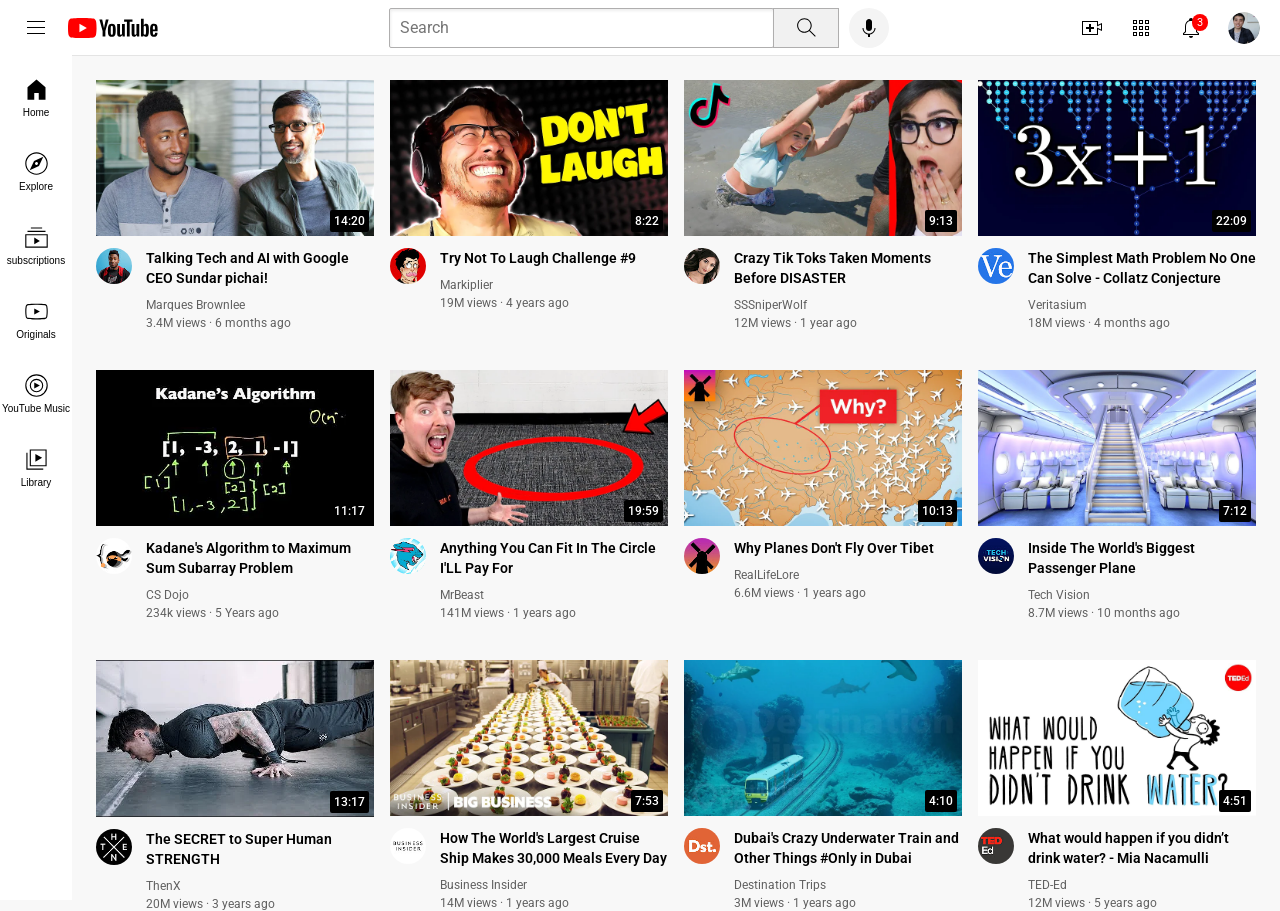
<file: index.html>
<!DOCTYPE html>
<html>
  <head>

    <link rel="preconnect" href="https://fonts.googleapis.com">
    <link rel="preconnect" href="https://fonts.gstatic.com" crossorigin>
    <link href="https://fonts.googleapis.com/css2?family=Roboto:ital,wght@0,100..900;1,100..900&display=swap" rel="stylesheet">

    <title>YouTube.com</title>
    <link rel="stylesheet" href="styles/general.css">
    <link rel="stylesheet" href="styles/header.css">
    <link rel="stylesheet" href="styles/video.css">
    <link rel="stylesheet" href="styles/sidebar.css">
  </head>
  <body>
    <div class="header">
      <div class="left-section">
        <img class="hamburger-menu" src="icons/hamburger-menu.svg">
        <img class="youtube-logo" src="icons/youtube-logo.svg">
      </div>
      <div class="middle-section">
        <input class="search-bar" type="text" placeholder="Search">
        <button class="search-button">
          <img src="icons/search.svg" class="search-icon">
          <div class="tooltip">Search</div>
        </button>
        <button class="voice-search-button">
          <img src="icons/voice-search-icon.svg" class="voice-search-icon">
          <div class="tooltip">Search with your voice</div>
        </button>
      </div>
      <div class="right-section">
        <div class="upload-icon-container">
          <img class="upload-icon" src="icons/upload.svg">
          <div class="tooltip">Create</div>
        </div>

        <div class="youtube-apps-icon-container">
          <img class="youtube-apps-icon" src="icons/youtube-apps.svg">
          <div class="tooltip">YouTube Apps</div>
        </div>
        
        <div class="notifications-icon-container">
          <img class="notifications-icon" src="icons/notifications.svg">
          <div class="tooltip">Notifications</div>
          <div class="notifications-count">3</div>
        </div>
        <img class="current-user-picture" src="icons/my-channel.jpeg">
      </div>
    </div>
    <div class="sidebar">
      <div class="sidebar-link">
        <img src="icons/home.svg">
        <div>Home</div>
      </div>
      <div class="sidebar-link">
        <img src="icons/explore.svg">
        <div>Explore</div>
      </div>
      <div class="sidebar-link">
        <img src="icons/subscriptions.svg">
        <div>subscriptions</div>
      </div>
      <div class="sidebar-link">
        <img src="icons/originals.svg">
        <div>Originals</div>
      </div>
      <div class="sidebar-link">
        <img src="icons/youtube-music.svg">
        <div>YouTube Music</div>
      </div>
      <div class="sidebar-link">
        <img src="icons/library.svg">
        <div>Library</div>
      </div>
    </div>

    <div class="video-grid">
      <div class="video-preview">
        <div class="thumbnail-row">
          <img class="thumbnail" src="thumbnails/thumbnail-1.webp">
          <div class="video-time">
            14:20
          </div>
        </div>

        <div class="video-info-grid">
          <div class="channel-pictures">
            <img class="profile-picture" src="channel-pictures/channel-1.jpeg">
          </div>

          <div class="video-info">
            <p class="video-title">
            Talking Tech and AI with Google CEO Sundar pichai!
            </p>
            <p class="video-author">
            Marques Brownlee
            </p>
            <p class="video-stats">
            3.4M views &#183; 6 months ago
            </p>
          </div>
      </div>
    </div>

    <div class="video-preview">
      <div class="thumbnail-row">
        <img class="thumbnail" src="thumbnails/thumbnail-2.webp">
        <div class="video-time">
          8:22
        </div>
      </div>

      <div class="video-info-grid">
        <div class="channel-pictures">
          <img class="profile-picture" src="channel-pictures/channel-2.jpeg">
        </div>

        <div class="video-info">
          <p class="video-title">
          Try Not To Laugh Challenge #9
          </p>
          <p class="video-author">
          Markiplier
          </p>
          <p class="video-stats">
          19M views &#183; 4 years ago
          </p>
        </div>
      </div>
    </div>

    <div class="video-preview">
      <div class="thumbnail-row">
        <img class="thumbnail" src="thumbnails/thumbnail-3.webp">
        <div class="video-time">
          9:13
        </div>
      </div>

      <div class="video-info-grid">
        <div class="channel-pictures">
          <img class="profile-picture" src="channel-pictures/channel-3.jpeg">
        </div>

        <div class="video-info">
          <p class="video-title">
          Crazy Tik Toks Taken Moments Before DISASTER
          </p>
          <p class="video-author">
          SSSniperWolf
          </p>
          <p class="video-stats">
          12M views &#183; 1 year ago
          </p>
        </div>
      </div>
    </div>

    <div class="video-preview">
      <div class="thumbnail-row">
        <img class="thumbnail" src="thumbnails/thumbnail-4.webp">
        <div class="video-time">
          22:09
        </div>
      </div>

      <div class="video-info-grid">
        <div class="channel-pictures">
          <img class="profile-picture" src="channel-pictures/channel-4.jpeg">
        </div>

        <div class="video-info">
          <p class="video-title">
          The Simplest Math Problem No One Can Solve - Collatz Conjecture
          </p>
          <p class="video-author">
          Veritasium
          </p>
          <p class="video-stats">
          18M views &#183; 4 months ago
          </p>
        </div>
      </div>
    </div>

    <div class="video-preview">
      <div class="thumbnail-row">
        <img class="thumbnail" src="thumbnails/thumbnail-5.webp">
        <div class="video-time">
          11:17
        </div>
      </div>

      <div class="video-info-grid">
        <div class="channel-pictures">
          <img class="profile-picture" src="channel-pictures/channel-5.jpeg">
        </div>

        <div class="video-info">
          <p class="video-title">
          Kadane's Algorithm to Maximum Sum Subarray Problem
          </p>
          <p class="video-author">
            CS Dojo
          </p>
          <p class="video-stats">
          234k views &#183; 5 Years ago
          </p>
        </div>
      </div>
    </div>

    <div class="video-preview">
      <div class="thumbnail-row">
        <img class="thumbnail" src="thumbnails/thumbnail-6.webp">
        <div class="video-time">
          19:59
        </div>
      </div>

      <div class="video-info-grid">
        <div class="channel-pictures">
          <img class="profile-picture" src="channel-pictures/channel-6.jpeg">
        </div>

        <div class="video-info">
          <p class="video-title">
          Anything You Can Fit In The Circle I'LL Pay For
          </p>
          <p class="video-author">
          MrBeast
          </p>
          <p class="video-stats">
          141M views &#183; 1 years ago
          </p>
        </div>
      </div>
    </div>

    <div class="video-preview">
      <div class="thumbnail-row">
        <img class="thumbnail" src="thumbnails/thumbnail-7.webp">
        <div class="video-time">
          10:13
        </div>
      </div>

      <div class="video-info-grid">
        <div class="channel-pictures">
          <img class="profile-picture" src="channel-pictures/channel-7.jpeg">
        </div>

        <div class="video-info">
          <p class="video-title">
          Why Planes Don't Fly Over Tibet
          </p>
          <p class="video-author">
          RealLifeLore
          </p>
          <p class="video-stats">
          6.6M views &#183; 1 years ago
          </p>
        </div>
      </div>
    </div>

    <div class="video-preview">
      <div class="thumbnail-row">
        <img class="thumbnail" src="thumbnails/thumbnail-8.webp">
        <div class="video-time">
          7:12
        </div>
      </div>

      <div class="video-info-grid">
        <div class="channel-pictures">
          <img class="profile-picture" src="channel-pictures/channel-8.jpeg">
        </div>

        <div class="video-info">
          <p class="video-title">
          Inside The World's Biggest Passenger Plane
          </p>
          <p class="video-author">
          Tech Vision
          </p>
          <p class="video-stats">
          8.7M views &#183; 10 months ago
          </p>
        </div>
      </div>
    </div>

    <div class="video-preview">
      <div class="thumbnail-row">
        <img class="thumbnail" src="thumbnails/thumbnail-9.webp">
        <div class="video-time">
          13:17
        </div>
      </div>

      <div class="video-info-grid">
        <div class="channel-pictures">
          <img class="profile-picture" src="channel-pictures/channel-9.jpeg">
        </div>

        <div class="video-info">
          <p class="video-title">
          The SECRET to Super Human STRENGTH
          </p>
          <p class="video-author">
          ThenX
          </p>
          <p class="video-stats">
          20M views &#183; 3 years ago
          </p>
        </div>
      </div>
    </div>

    <div class="video-preview">
      <div class="thumbnail-row">
        <img class="thumbnail" src="thumbnails/thumbnail-10.webp">
        <div class="video-time">
          7:53
        </div>
      </div>

      <div class="video-info-grid">
        <div class="channel-pictures">
          <img class="profile-picture" src="channel-pictures/channel-10.jpeg">
        </div>

        <div class="video-info">
          <p class="video-title">
          How The World's Largest Cruise Ship Makes 30,000 Meals Every Day
          </p>
          <p class="video-author">
          Business Insider
          </p>
          <p class="video-stats">
          14M views &#183; 1 years ago
          </p>
        </div>
      </div>
    </div>

    <div class="video-preview">
      <div class="thumbnail-row">
        <img class="thumbnail" src="thumbnails/thumbnail-11.webp">
        <div class="video-time">
          4:10
        </div>
      </div>

      <div class="video-info-grid">
        <div class="channel-pictures">
          <img class="profile-picture" src="channel-pictures/channel-11.jpeg">
        </div>

        <div class="video-info">
          <p class="video-title">
          Dubai's Crazy Underwater Train and Other Things #Only in Dubai
          </p>
          <p class="video-author">
          Destination Trips
          </p>
          <p class="video-stats">
          3M views &#183; 1 years ago
          </p>
        </div>
      </div>
    </div>

    <div class="video-preview">
      <div class="thumbnail-row">
        <img class="thumbnail" src="thumbnails/thumbnail-12.webp">
        <div class="video-time">
          4:51
        </div>
      </div>

      <div class="video-info-grid">
        <div class="channel-pictures">
          <img class="profile-picture" src="channel-pictures/channel-12.jpeg">
        </div>

        <div class="video-info">
          <p class="video-title">
          What would happen if you didn’t drink water? - Mia Nacamulli
          </p>
          <p class="video-author">
          TED-Ed
          </p>
          <p class="video-stats">
          12M views &#183; 5 years ago
          </p>
        </div>
      </div>
    </div>
  </div>
    
  </body>
</html>
</file>
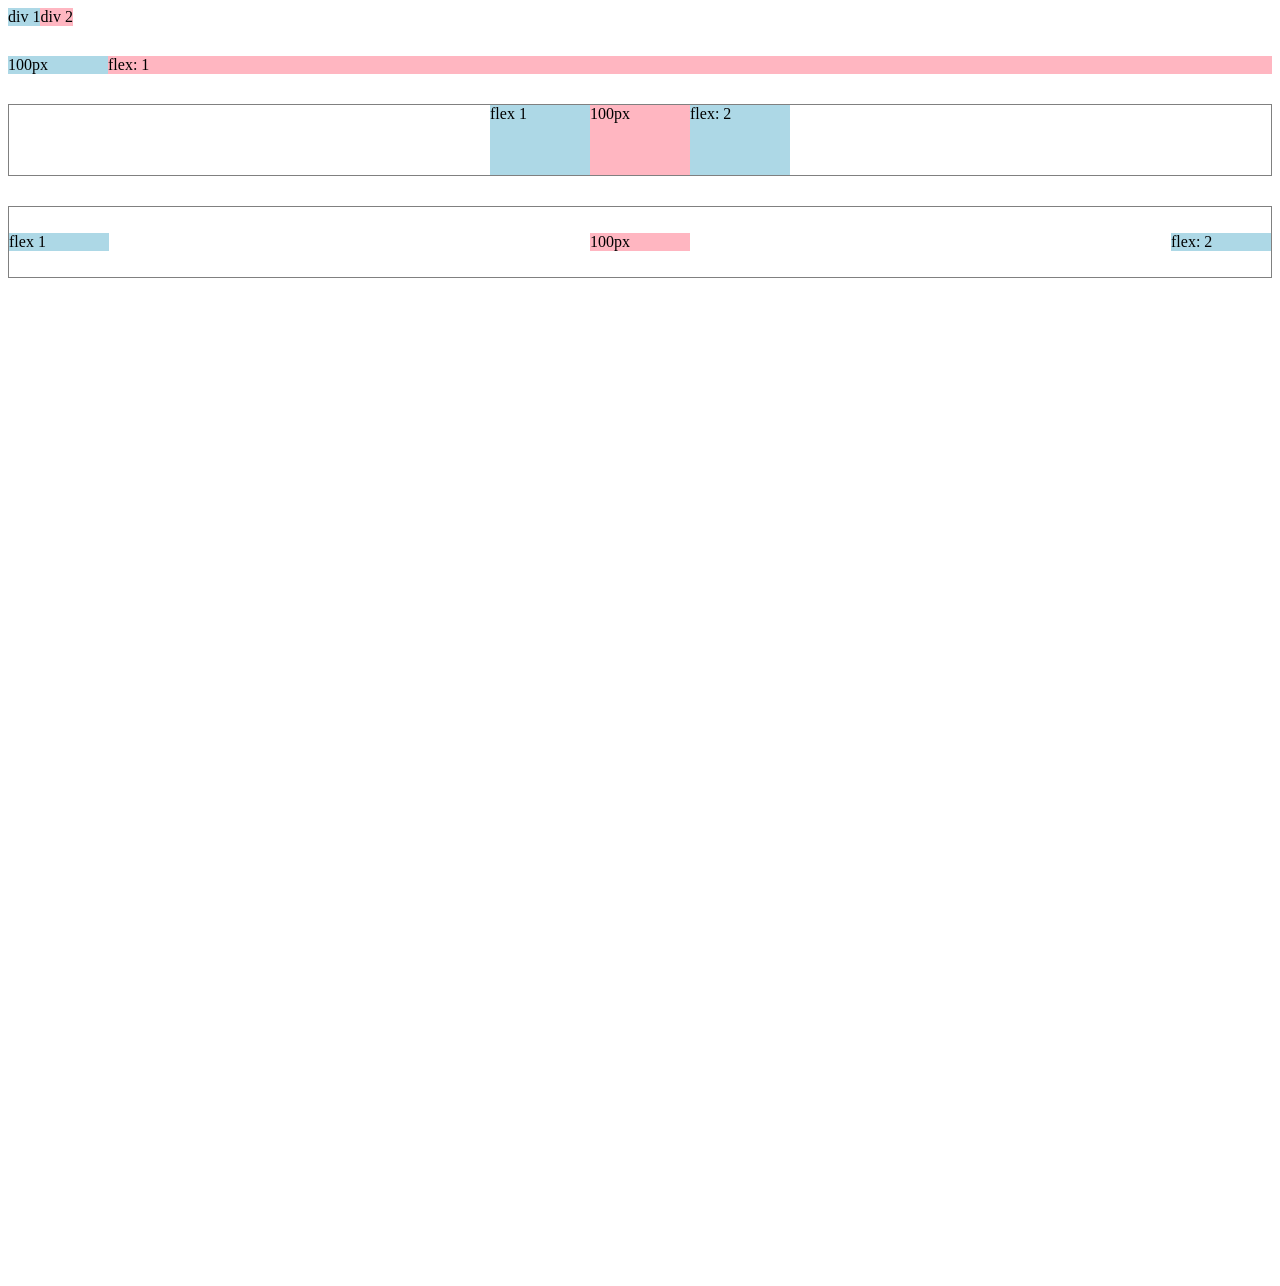
<file: flexbox.html>
<!DOCTYPE html>
<html>
  <head>
    <title>Flexbox Practice</title>
  </head>
  <body style="padding-bottom: 1000px;">
    <div style="display: flex;
    flex-direction: row;">
      <div style="background-color: lightblue;
      ">div 1</div>
      <div style="background-color: lightpink;
      ">div 2</div>
    </div>

    <div style="
      margin-top: 30px;
      display: flex;
      flex-direction: row;">
        <div style="background-color: lightblue;
        width: 100px;
        ">100px</div>
        <div style="background-color: lightpink;
        flex: 1;
        ">flex: 1</div>
    </div>

    <div style="
      margin-top: 30px;
      height: 70px;
      border-width: 1px;
      border-style: solid;
      border-color: gray;
      justify-content: center;

      display: flex;
      flex-direction: row;">
        <div style="background-color: lightblue;
        width: 100px;
        ">flex 1</div>
        <div style="background-color: lightpink;
        width: 100px;
        ">100px</div>
        <div style="background-color: lightblue;
        width: 100px;
        ">flex: 2</div>
    </div>

    <div style="
      margin-top: 30px;
      height: 70px;
      border-width: 1px;
      border-style: solid;
      border-color: gray;
      justify-content: space-between;
      align-items: center;

      display: flex;
      flex-direction: row;">
        <div style="background-color: lightblue;
        width: 100px;
        ">flex 1</div>
        <div style="background-color: lightpink;
        width: 100px;
        ">100px</div>
        <div style="background-color: lightblue;
        width: 100px;
        ">flex: 2</div>
    </div>
  </body>
</html>
</file>
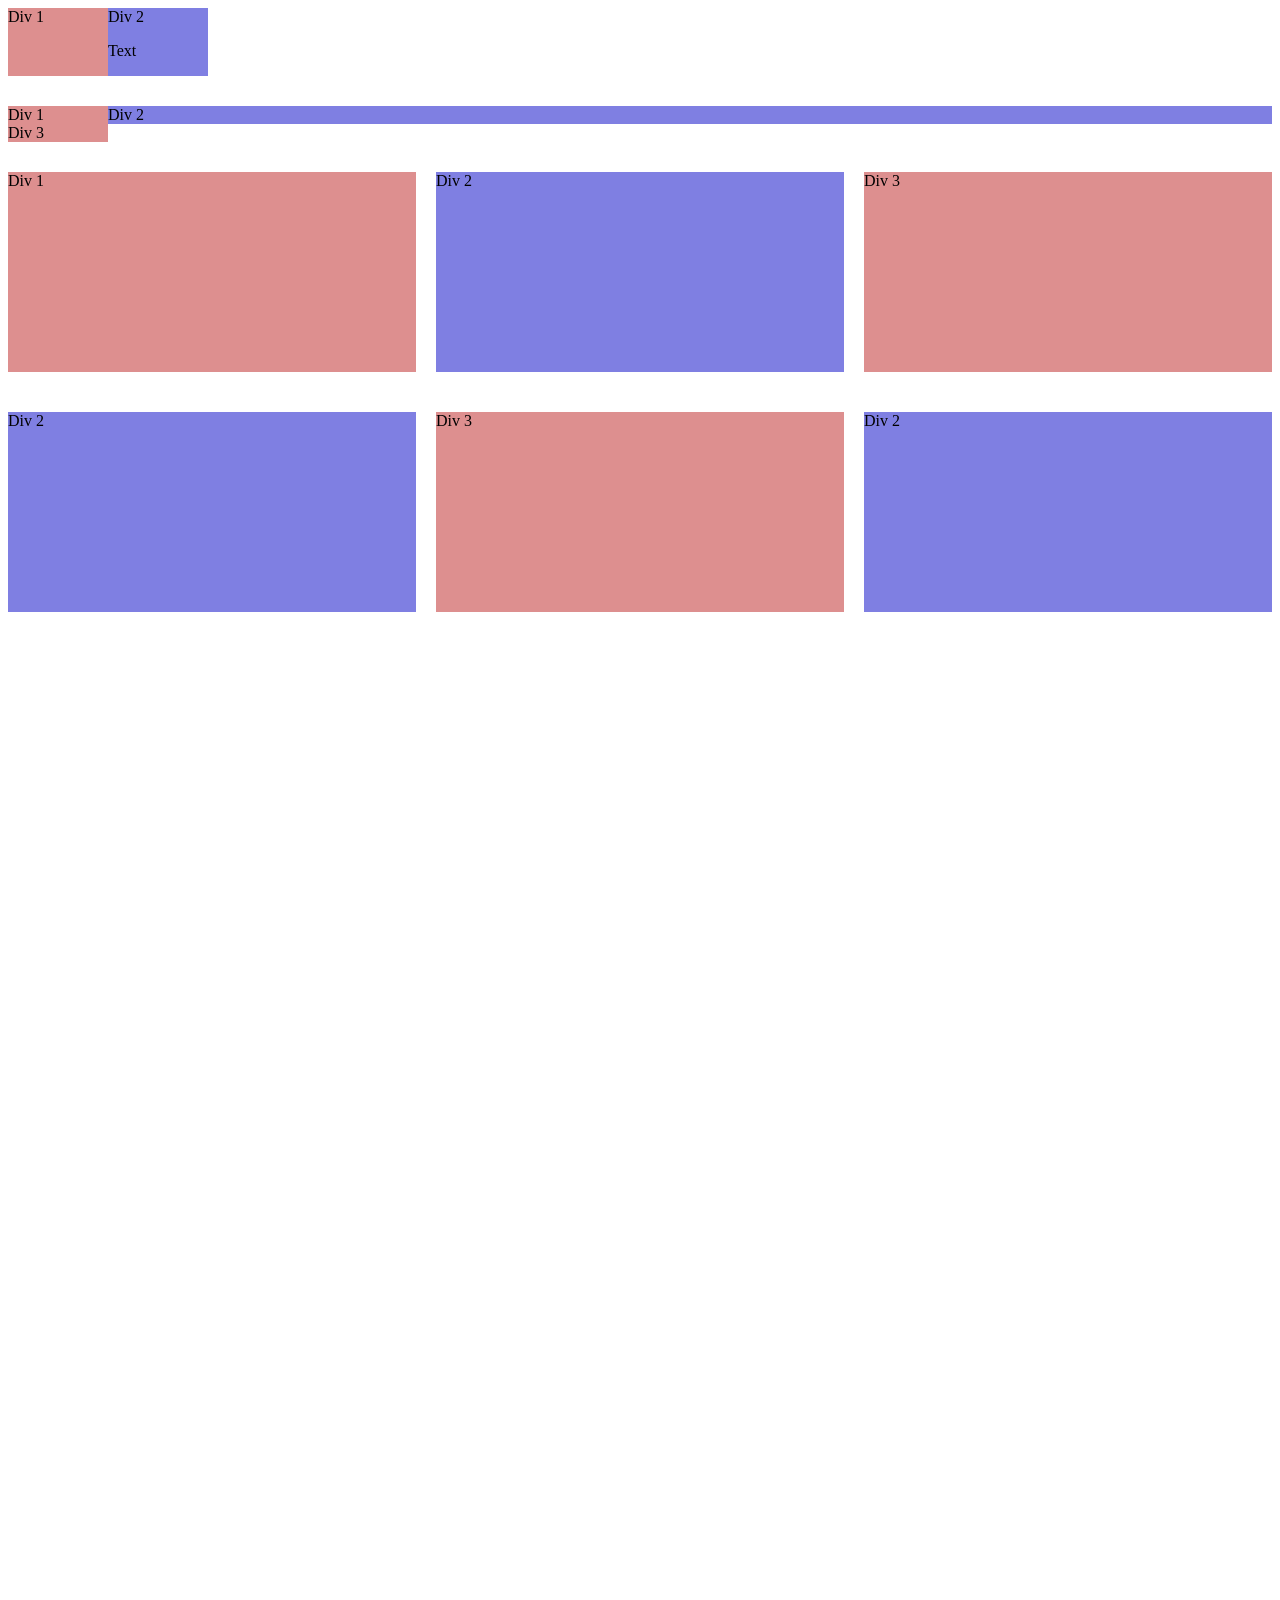
<file: grid.html>
<!DOCTYPE html>
<html>
  <head>
    <title>Grid Practice</title>
  </head>
  <body style="padding-bottom: 1000px;">

    <div style="
      display: grid;
      grid-template-columns: 100px 100px;
      ">
      <div style="background-color: rgb(221, 143, 143);">Div 1</div>
      <div style="background-color: rgb(127, 127, 226);">Div 2 <P>Text</P></div>
    </div>

    <div style="
      display: grid;
      margin-top: 30px;
      grid-template-columns: 100px 1fr;
      ">
      <div style="background-color: rgb(221, 143, 143);">Div 1</div>
      <div style="background-color: rgb(127, 127, 226);">Div 2 </div>
      <div style="background-color: rgb(221, 143, 143);">Div 3</div>
    </div>

    <div style="
      display: grid;
      margin-top: 30px;
      grid-template-columns: 1fr 1fr 1fr;
      column-gap: 20px;
      row-gap: 40px;
      ">
      <div style="background-color: rgb(221, 143, 143);
      height: 200px;">Div 1</div>
      <div style="background-color: rgb(127, 127, 226);
      height: 200px;">Div 2 </div>
      <div style="background-color: rgb(221, 143, 143);
      height: 200px;">Div 3</div>
      <div style="background-color: rgb(127, 127, 226);
      height: 200px;">Div 2 </div>
      <div style="background-color: rgb(221, 143, 143);
      height: 200px;">Div 3</div>
      <div style="background-color: rgb(127, 127, 226);
      height: 200px;">Div 2 </div>
    </div>
  </body>
</html>
</file>
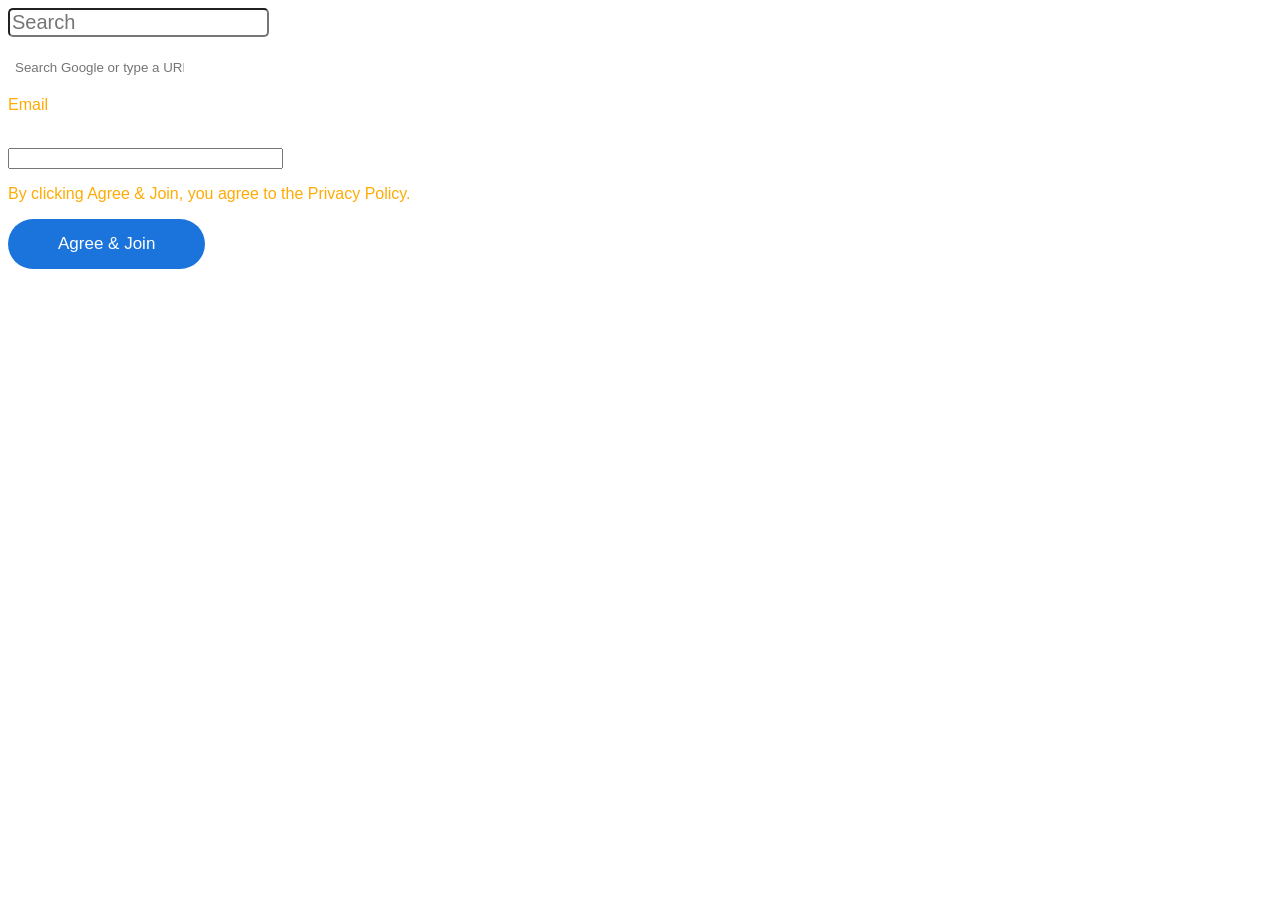
<file: indessx.html>
<!DOCTYPE html>
<html lang="en">
<head>
  <meta charset="UTF-8">
  <meta name="viewport" content="width=device-width, initial-scale=1.0">
  <title>Document</title>
  <style>
    .first {
      border-radius: 5px;
      font-size: 20px;
    }

    .search-bar {
      border-radius: 20px;
      padding-top: 5px;
      padding-bottom: 5px;
      padding-left: 7px;
      padding-right: 250px;
      border: none;
      transition: box-shadow 0.2s;
    }

    .search-bar:hover {
      box-shadow: 0px 0px 10px rgba(255, 0, 0, 0.15);
    }
    
    .email {
      padding-right: 100px;
    }

  .Agree-button {
    padding-bottom: 15px;
    padding-left: 50px;
    padding-right: 50px;
    padding-top: 15px;
    background-color: rgb(26, 116, 219);
    border: none;
    border-radius: 30px;
    color: white;
    font-size: 17px;
  }
  p {
    color: rgb(255, 171, 4);
    font-family: arial;
  }
    </style>
</head>
<body>
  <input class="first" type="text" placeholder="Search"><br><br>
  
  <input class="search-bar" type="text" placeholder="Search Google or type a URL">
  
  <p>Email</p><br>
  
  <input class="email"><br>
  <p>By clicking Agree & Join, you agree to the Privacy Policy.</p>
  <button class="Agree-button">
     Agree & Join
  </button>

</body>
</html>
</file>
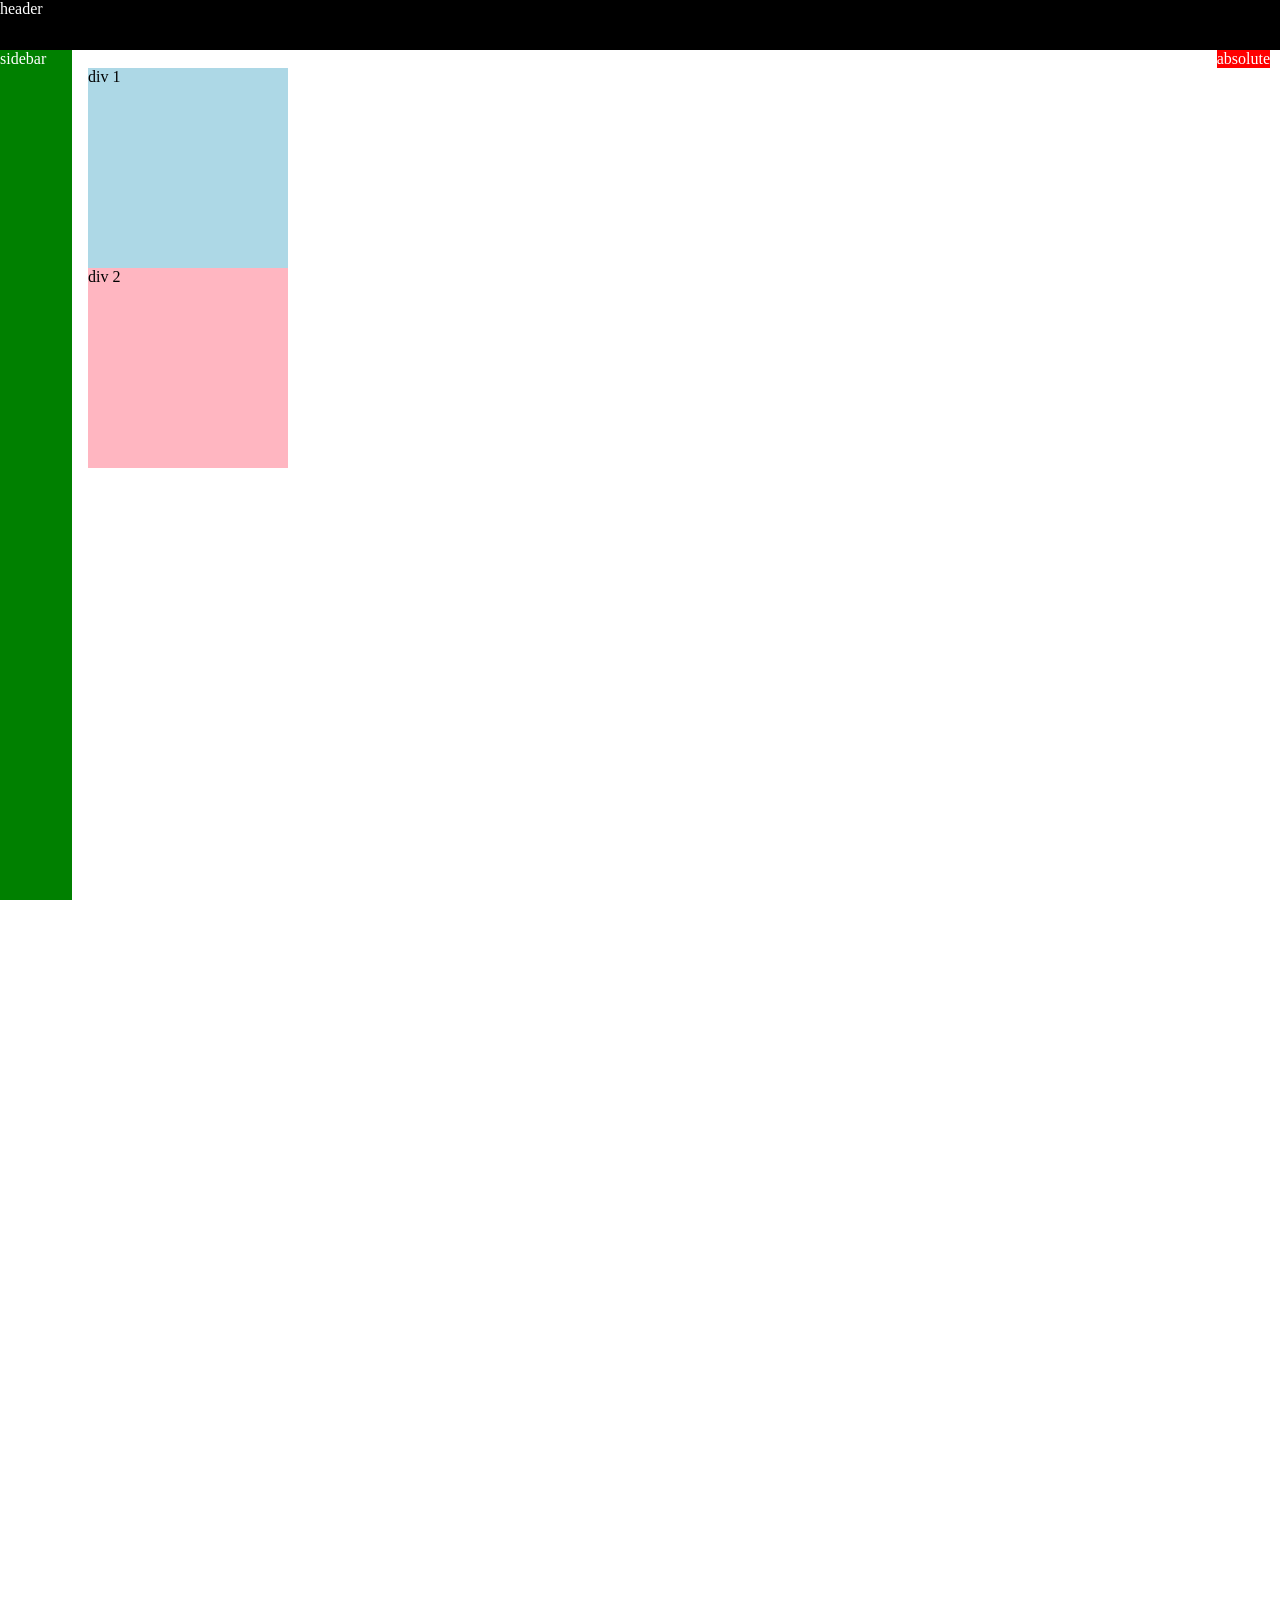
<file: position.html>
<!DOCTYPE html>
<html>
  <head>
    <title>Position Practice</title>
  </head>
  <body style="
    height: 3000px;
    padding-top: 60px;
    padding-left: 80px;
  ">
    <div style="
      background-color: black;
      color: white;
      position: fixed;
      top: 0;
      left: 0;
      right: 0;
      height: 50px;
      z-index: 100;
    ">header</div>

    <div style="
      background-color: green;
      color: white;
      position: fixed;
      left: 0;
      bottom: 0;
      top: 50px;
      width: 72px;
    ">
      sidebar
    </div>

    <div style="
    position: absolute;
    background-color: red;
    color: white;
    right: 10px;
    top: 50px;
    ">
    absolute
    </div>

    <div style="
      background-color: lightblue;
      height: 200px;
      width: 200px;
      position: static;
    ">div 1</div>
    <div style="
      background-color: lightpink;
      height: 200px;
      width: 200px;
    ">div 2</div>

  </body>
</html>
</file>
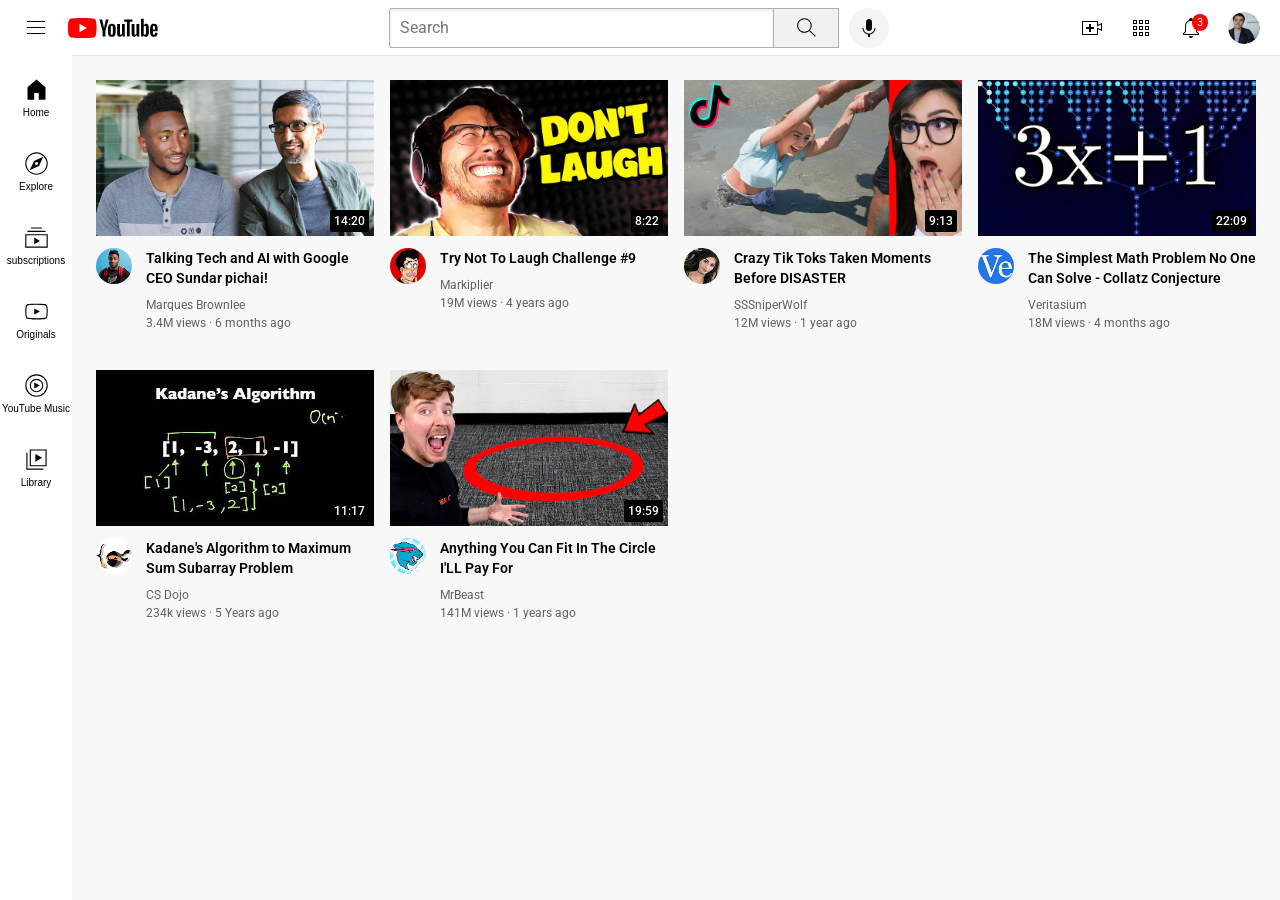
<file: youtube.html>
<!DOCTYPE html>
<html>
  <head>

    <link rel="preconnect" href="https://fonts.googleapis.com">
    <link rel="preconnect" href="https://fonts.gstatic.com" crossorigin>
    <link href="https://fonts.googleapis.com/css2?family=Roboto:ital,wght@0,100..900;1,100..900&display=swap" rel="stylesheet">

    <title>YouTube.com</title>
    <link rel="stylesheet" href="styles/general.css">
    <link rel="stylesheet" href="styles/header.css">
    <link rel="stylesheet" href="styles/video.css">
    <link rel="stylesheet" href="styles/sidebar.css">
  </head>
  <body>
    <div class="header">
      <div class="left-section">
        <img class="hamburger-menu" src="icons/hamburger-menu.svg">
        <img class="youtube-logo" src="icons/youtube-logo.svg">
      </div>
      <div class="middle-section">
        <input class="search-bar" type="text" placeholder="Search">
        <button class="search-button">
          <img src="icons/search.svg" class="search-icon">
          <div class="tooltip">Search</div>
        </button>
        <button class="voice-search-button">
          <img src="icons/voice-search-icon.svg" class="voice-search-icon">
          <div class="tooltip">Search with your voice</div>
        </button>
      </div>
      <div class="right-section">
        <div class="upload-icon-container">
          <img class="upload-icon" src="icons/upload.svg">
          <div class="tooltip">Create</div>
        </div>

        <div class="youtube-apps-icon-container">
          <img class="youtube-apps-icon" src="icons/youtube-apps.svg">
          <div class="tooltip">YouTube Apps</div>
        </div>
        
        <div class="notifications-icon-container">
          <img class="notifications-icon" src="icons/notifications.svg">
          <div class="tooltip">Notifications</div>
          <div class="notifications-count">3</div>
        </div>
        <img class="current-user-picture" src="icons/my-channel.jpeg">
      </div>
    </div>
    <div class="sidebar">
      <div class="sidebar-link">
        <img src="icons/home.svg">
        <div>Home</div>
      </div>
      <div class="sidebar-link">
        <img src="icons/explore.svg">
        <div>Explore</div>
      </div>
      <div class="sidebar-link">
        <img src="icons/subscriptions.svg">
        <div>subscriptions</div>
      </div>
      <div class="sidebar-link">
        <img src="icons/originals.svg">
        <div>Originals</div>
      </div>
      <div class="sidebar-link">
        <img src="icons/youtube-music.svg">
        <div>YouTube Music</div>
      </div>
      <div class="sidebar-link">
        <img src="icons/library.svg">
        <div>Library</div>
      </div>
    </div>

    <div class="video-grid">
      <div class="video-preview">
        <div class="thumbnail-row">
          <img class="thumbnail" src="thumbnails/thumbnail-1.webp">
          <div class="video-time">
            14:20
          </div>
        </div>

        <div class="video-info-grid">
          <div class="channel-pictures">
            <img class="profile-picture" src="channel-pictures/channel-1.jpeg">
          </div>

          <div class="video-info">
            <p class="video-title">
            Talking Tech and AI with Google CEO Sundar pichai!
            </p>
            <p class="video-author">
            Marques Brownlee
            </p>
            <p class="video-stats">
            3.4M views &#183; 6 months ago
            </p>
          </div>
      </div>
    </div>

    <div class="video-preview">
      <div class="thumbnail-row">
        <img class="thumbnail" src="thumbnails/thumbnail-2.webp">
        <div class="video-time">
          8:22
        </div>
      </div>

      <div class="video-info-grid">
        <div class="channel-pictures">
          <img class="profile-picture" src="channel-pictures/channel-2.jpeg">
        </div>

        <div class="video-info">
          <p class="video-title">
          Try Not To Laugh Challenge #9
          </p>
          <p class="video-author">
          Markiplier
          </p>
          <p class="video-stats">
          19M views &#183; 4 years ago
          </p>
        </div>
      </div>
    </div>

    <div class="video-preview">
      <div class="thumbnail-row">
        <img class="thumbnail" src="thumbnails/thumbnail-3.webp">
        <div class="video-time">
          9:13
        </div>
      </div>

      <div class="video-info-grid">
        <div class="channel-pictures">
          <img class="profile-picture" src="channel-pictures/channel-3.jpeg">
        </div>

        <div class="video-info">
          <p class="video-title">
          Crazy Tik Toks Taken Moments Before DISASTER
          </p>
          <p class="video-author">
          SSSniperWolf
          </p>
          <p class="video-stats">
          12M views &#183; 1 year ago
          </p>
        </div>
      </div>
    </div>

    <div class="video-preview">
      <div class="thumbnail-row">
        <img class="thumbnail" src="thumbnails/thumbnail-4.webp">
        <div class="video-time">
          22:09
        </div>
      </div>

      <div class="video-info-grid">
        <div class="channel-pictures">
          <img class="profile-picture" src="channel-pictures/channel-4.jpeg">
        </div>

        <div class="video-info">
          <p class="video-title">
          The Simplest Math Problem No One Can Solve - Collatz Conjecture
          </p>
          <p class="video-author">
          Veritasium
          </p>
          <p class="video-stats">
          18M views &#183; 4 months ago
          </p>
        </div>
      </div>
    </div>

    <div class="video-preview">
      <div class="thumbnail-row">
        <img class="thumbnail" src="thumbnails/thumbnail-5.webp">
        <div class="video-time">
          11:17
        </div>
      </div>

      <div class="video-info-grid">
        <div class="channel-pictures">
          <img class="profile-picture" src="channel-pictures/channel-5.jpeg">
        </div>

        <div class="video-info">
          <p class="video-title">
          Kadane's Algorithm to Maximum Sum Subarray Problem
          </p>
          <p class="video-author">
            CS Dojo
          </p>
          <p class="video-stats">
          234k views &#183; 5 Years ago
          </p>
        </div>
      </div>
    </div>

    <div class="video-preview">
      <div class="thumbnail-row">
        <img class="thumbnail" src="thumbnails/thumbnail-6.webp">
        <div class="video-time">
          19:59
        </div>
      </div>

      <div class="video-info-grid">
        <div class="channel-pictures">
          <img class="profile-picture" src="channel-pictures/channel-6.jpeg">
        </div>

        <div class="video-info">
          <p class="video-title">
          Anything You Can Fit In The Circle I'LL Pay For
          </p>
          <p class="video-author">
          MrBeast
          </p>
          <p class="video-stats">
          141M views &#183; 1 years ago
          </p>
        </div>
      </div>
    </div>
    </div>
    
  </body>
</html>
</file>
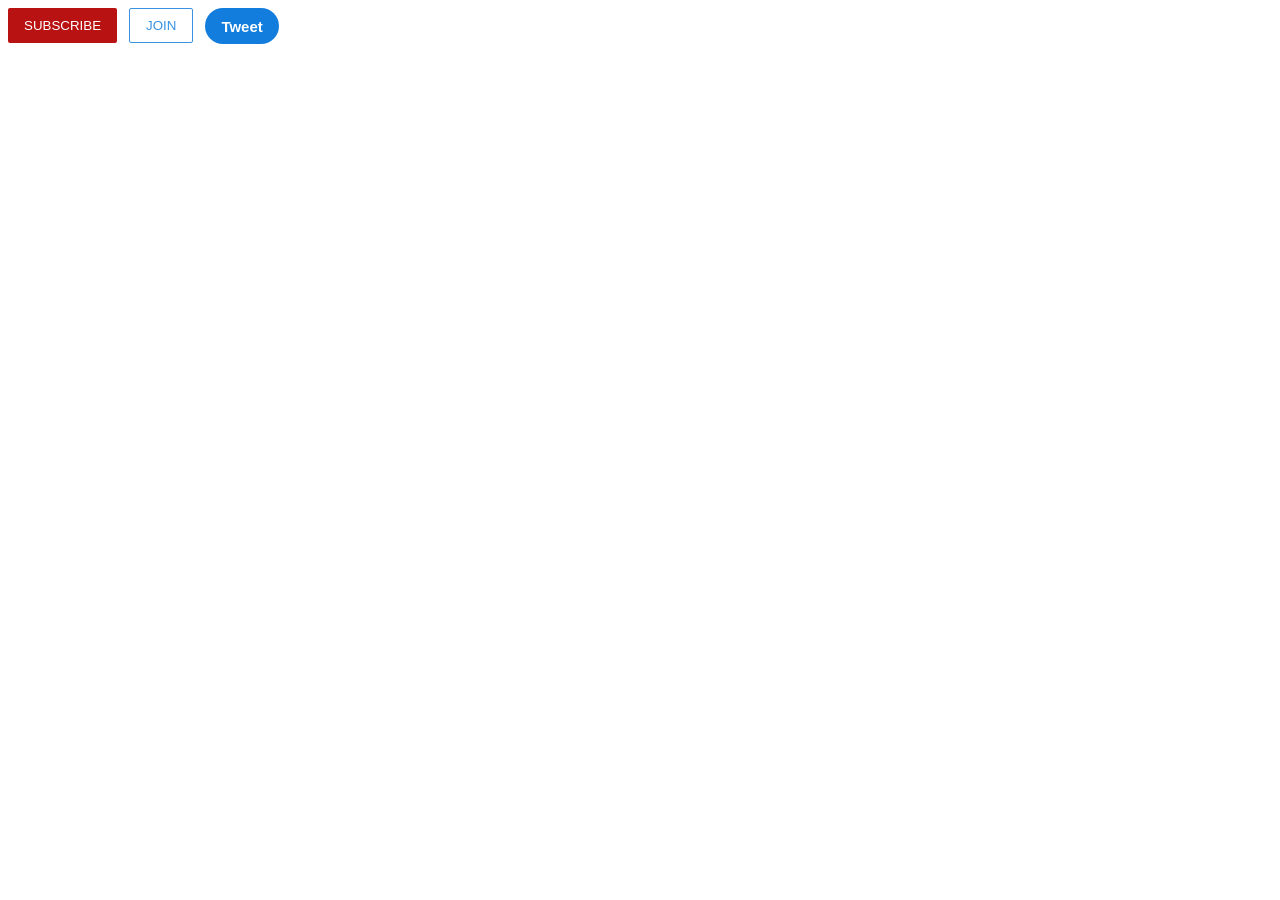
<file: intro-to-html/buttons.html>
<!DOCTYPE html>
<html>
  <head>
    <title>Buttons practice</title>
    <link rel="stylesheet" href="styles/buttons.css">
  </head>
  <body>
    <button class="subscribe-button">
      SUBSCRIBE
    </button>

    <button class="join-button">
      JOIN
    </button>

    <button class="tweet-button">
     Tweet
    </button>
  </body>
</html>
</file>
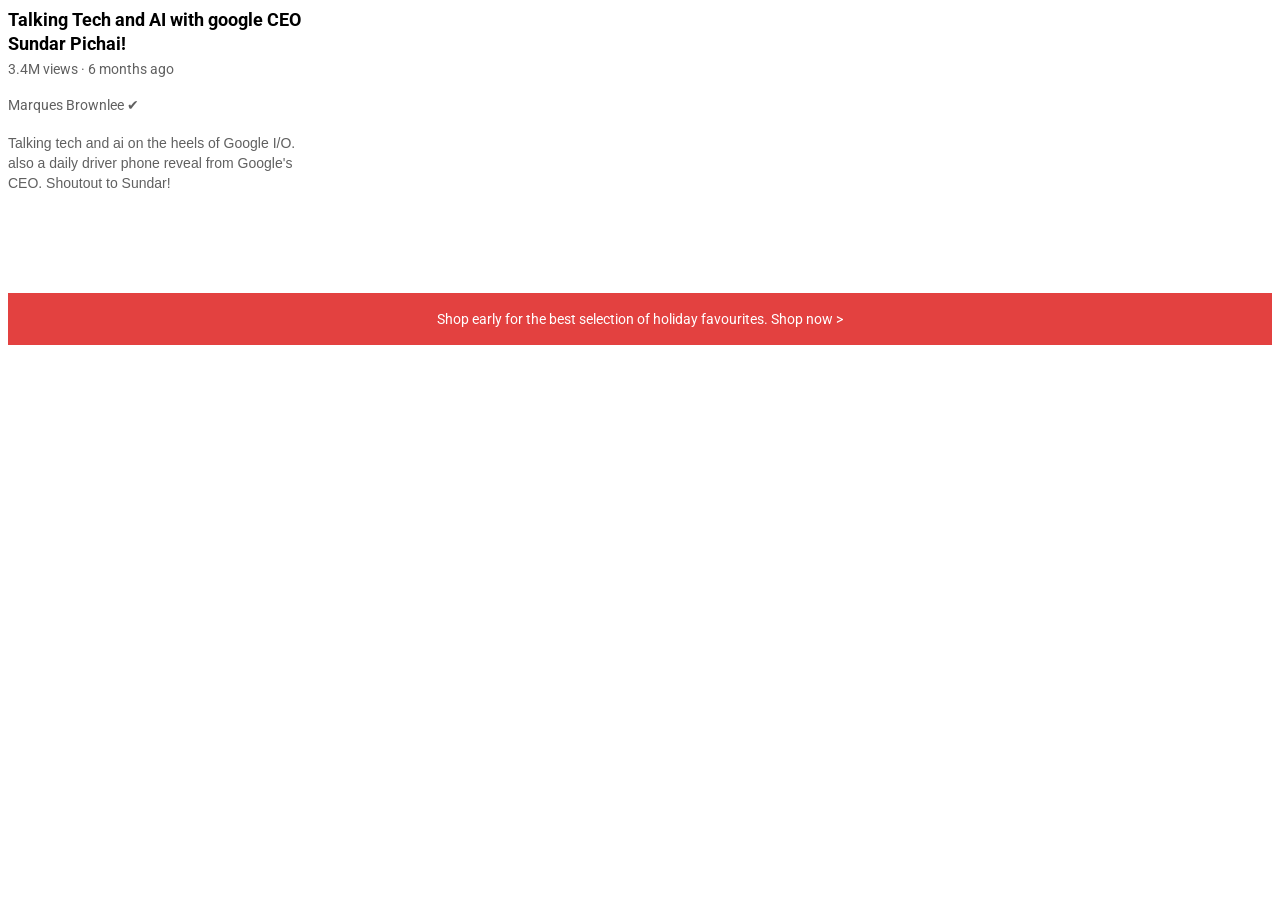
<file: intro-to-html/texts.html>
<!DOCTYPE html>
<html>
  <head>
    <title>Text practice</title>

    <link rel="preconnect" href="https://fonts.googleapis.com">
    <link rel="preconnect" href="https://fonts.gstatic.com" crossorigin>
    <link href="https://fonts.googleapis.com/css2?family=Roboto:ital,wght@0,100..900;1,100..900&display=swap" rel="stylesheet">

    <link rel="stylesheet" href="styles/text.css">
  </head>
  <body>
    <p class="video-title">
  Talking Tech and AI with google CEO Sundar Pichai!
</p>

<p class="video-stats">
  3.4M views &#183; 6 months ago
</p>

<p class="video-author">
  Marques Brownlee &#10004;
</p>

<p class="video-description">
  Talking tech and ai on the heels of Google I/O. also a daily driver phone reveal from Google's CEO. Shoutout to Sundar!
</p>

<p class="apple-text">
  Shop early for the best selection of holiday favourites. <span class="link">Shop now  &#62;</span>
</p>
  </body>
</html>
</file>
<file: styles/general.css>
p{
  font-family: Roboto, Arial;
  margin-top: 0;
  margin-bottom: 0;
}

body {
  margin: 0;
  padding-top: 80px;
  padding-left: 96px;
  padding-right: 24px;
  background-color: rgb(248, 248, 248);
}
</file>
<file: styles/header.css>
.header {
  height: 55px;
  z-index: 100;

  display: flex;
  flex-direction: row;
  justify-content: space-between;

  position: fixed;
  top: 0;
  left: 0;
  right: 0;

  background-color: white;
  border-bottom-width: 1px;
  border-bottom-style: solid;
  border-bottom-color: rgb(228, 228, 228);
}

.left-section {
  display: flex;
  align-items: center;
}

.hamburger-menu {
  height: 24px;
  margin-left: 24px;
  margin-right: 20px;
}

.youtube-logo {
  height: 20px;
}

.middle-section {
  flex: 1;
  margin-left: 70px;
  margin-right: 30px;
  max-width: 500px;
  display: flex;
  align-items: center;
}

.search-bar {
  flex:1;
  height: 36px;
  padding-left: 10px;
  font-size: 16px;
  border-width: 1px;
  border-color: rgb(175, 174, 174);
  border-style: solid;
  border-radius: 2px;
  box-shadow: inset 1px 2px 3px rgba(0, 0, 0, 0.07);
  width: 0;
}
.search-bar::placeholder {
  font-family: Roboto, Arial;
  font-size: 16px;
}

.search-button {
  height: 40px;
  width: 66px;
  background-color: rgb(241, 241, 241);
  border-width: 1px;
  border-style: solid;
  border-color: rgb(175, 174, 174);
  margin-left: -1px;
  margin-right: 10px;
}

.search-button,
.voice-search-button,
.upload-icon-container,
.youtube-apps-icon-container,
.notifications-icon-container {
  display: flex;
  justify-content: center;
  align-items: center;
  position: relative;
}

.search-button .tooltip,
.voice-search-button .tooltip,
.upload-icon-container .tooltip,
.youtube-apps-icon-container .tooltip,
.notifications-icon-container .tooltip {
  font-family: Roboto, Arial;
  position: absolute;
  background-color: gray;
  color: white;
  padding-top: 4px;
  padding-left: 8px;
  padding-right: 8px;
  padding-bottom: 4px;
  border-radius: 2px;
  font-size: 12px;
  bottom: -30px;
  opacity: 0;
  transition: opacity 0.15s;
  pointer-events: none;
  white-space: nowrap;
}

.search-button:hover .tooltip,
.voice-search-button:hover .tooltip,
.upload-icon-container:hover .tooltip,
.youtube-apps-icon-container:hover .tooltip,
.notifications-icon-container:hover .tooltip{
  opacity: 1;
}

.search-icon {
  height: 25px;
}

.voice-search-button {
  height: 40px;
  width: 40px;
  border-radius: 20px;
  border: none;
  background-color: rgb(244, 244, 244);
}


.voice-search-icon {
  height: 24px;

}

.right-section {
  width: 180px;
  display: flex;
  align-items: center;
  justify-content: space-between;
  margin-right: 20px;
  flex-shrink: 0;
}

.upload-icon {
  height: 24px;
}

.youtube-apps-icon {
  height: 24px;
}

.notifications-icon {
  height: 24px;
}

.notifications-icon-container {
  position: relative;
}

.notifications-count {
  position: absolute;
  top: -2px;
  right: -5px;
  background-color: red;
  color: white;
  font-family: Roboto, Arial;
  font-size: 11px;
  padding-top: 2px;
  padding-bottom: 2px;
  padding-left: 5px;
  padding-right: 5px;
  border-radius: 10px;
}

.current-user-picture {
  height: 32px;
  border-radius: 16px;
}
</file>
<file: styles/video.css>
.thumbnail {
  width: 100%;
}

.video-title {
  margin-top: 0;
  font-size: 14px;
  font-weight: 600;
  line-height: 20px;
  margin-bottom: 10px;
}

.video-info-grid {
  display: grid;
  grid-template-columns: 50px 1fr;
}


.profile-picture {
  width: 36px;
  border-radius: 50px;
}

.thumbnail-row {
  margin-bottom: 8px;
  position: relative;
}

.video-stats,
.video-author {
  font-size: 12px;
  color: rgb(96, 96, 96);
}

.video-author {
  margin-bottom: 4px;
}

.video-grid {
  display: grid;
  grid-template-columns: 1fr 1fr 1fr;
  column-gap: 16px;
  row-gap: 40px;
}

@media (max-width: 750px) {
  .video-grid {
    grid-template-columns: 1fr 1fr;
  }
}

@meida (min-width: 151px) and (max-width: 999px) {
  .video-grid {
    grid-template-columns: 1fr 1fr 1fr;
  }
}

@media (min-width: 1000px) {
  .video-grid {
    grid-template-columns: 1fr 1fr 1fr 1fr;
  }
}



.video-time {
  font-family: Roboto, Arial;
  font-size: 12px;
  font-weight: 500;
  padding: 4px;
  border-radius: 2px;
  background-color: black;
  color: white;
  position: absolute;
  bottom: 8px;
  right: 5px;
}
</file>
<file: styles/sidebar.css>
.sidebar {
  position: fixed;
  left: 0;
  top: 55px;
  bottom: 0;
  width: 72px;
  background-color: white;
  z-index: 200;
  padding-top: 5px;
}

.sidebar-link {
  
  height: 74px;
  display: flex;
  justify-content: center;
  align-items: center;
  flex-direction: column;
  cursor: pointer;

}

.sidebar-link:hover {
  background-color: rgb(235, 233, 233);
}

.sidebar-link img {
  height: 27px;
  margin-bottom: 4px;

}

.sidebar-link div {
  font-family: Robotoo, Arial;
  font-size: 10px;
}
</file>
<file: intro-to-html/styles/buttons.css>
.subscribe-button {
    background-color: rgb(185, 18, 18);
    color: white;
    border: none;
    padding-top: 10px;
    padding-bottom: 10px;
    padding-left: 16px;
    padding-right: 16px;
    border-radius: 2px;
    cursor: pointer;
    margin-right: 8px;
    vertical-align: top;
    transition: opacity 0.15s;
  }

  .subscribe-button:hover {
    opacity: 0.8;
  }

  .subscribe-button:active {
    opacity: 0.5;
  }

  .join-button{
    background-color: white;
    border-color: rgb(57, 147, 226);
    border-style: solid;
    border-width: 1px;
    color: rgb(57, 147, 226);
    padding-top: 9px;
    padding-bottom: 9px;
    padding-left: 16px;
    padding-right: 16px;
    border-radius: 2px;
    border-radius: 2px;
    cursor: pointer;
    margin-right: 8px;
    vertical-align: top;

    transition: background-color 0.2s,
      color 0.2s;
  }

  .join-button:hover {
    background-color: rgb(57, 147, 226);
    color: white;
  }

  .join-button:active
  {
    opacity: 0.7;
  }

  .tweet-button{
    background-color: rgb(18, 125, 220);
    border: none;
    color: white;
    height: 36px;
    border-radius: 18px;
    padding-top: 10px;
    padding-bottom: 10px;
    padding-left: 16px;
    padding-right: 16px;
    font-weight: bold;
    font-size: 15px;
    cursor: pointer;
    margin-right: 8px;
    transition: box-shadow 0.2s;
    vertical-align: top;
  }

  .tweet-button:hover {
    box-shadow: 5px 5px 10px rgba(0, 0, 0, 0.15);
  }
</file>
<file: intro-to-html/styles/text.css>
p {
        font-family: Roboto;
        margin-top: 0;
        margin-bottom: 0;
      }

      .video-title{

        font-size: 18px;
        font-weight: bold;
        width: 300px;
        line-height: 24px;
        margin-bottom: 5px;
      }

      .video-stats {
        font-size: 14px;
        margin-bottom: 20px;
        color: rgb(96, 96, 96);
        
      }

      .video-author {
        font-size: 14px;
        margin-bottom: 20px;
        color: rgb(96, 96, 96);
        margin-top: 0px;
        margin-bottom: 20px;
      }

      .video-description {
        font-family: Arial;
        font-size: 14px;
        margin-top: 0;
        margin-bottom: 100px;
        color: rgb(96, 96, 96);
        width: 300px;
        line-height: 20px;
      }

      .apple-text {
        margin-bottom: 50px;
        font-size: 14px;
        color: white;
        background-color: rgb(227, 65, 64);
        text-align: center;
        padding-top: 18px;
        padding-bottom: 18px;
      }

      .link:hover {
        text-decoration: underline;
      }

      .link {
        cursor: pointer;
      }
</file>
